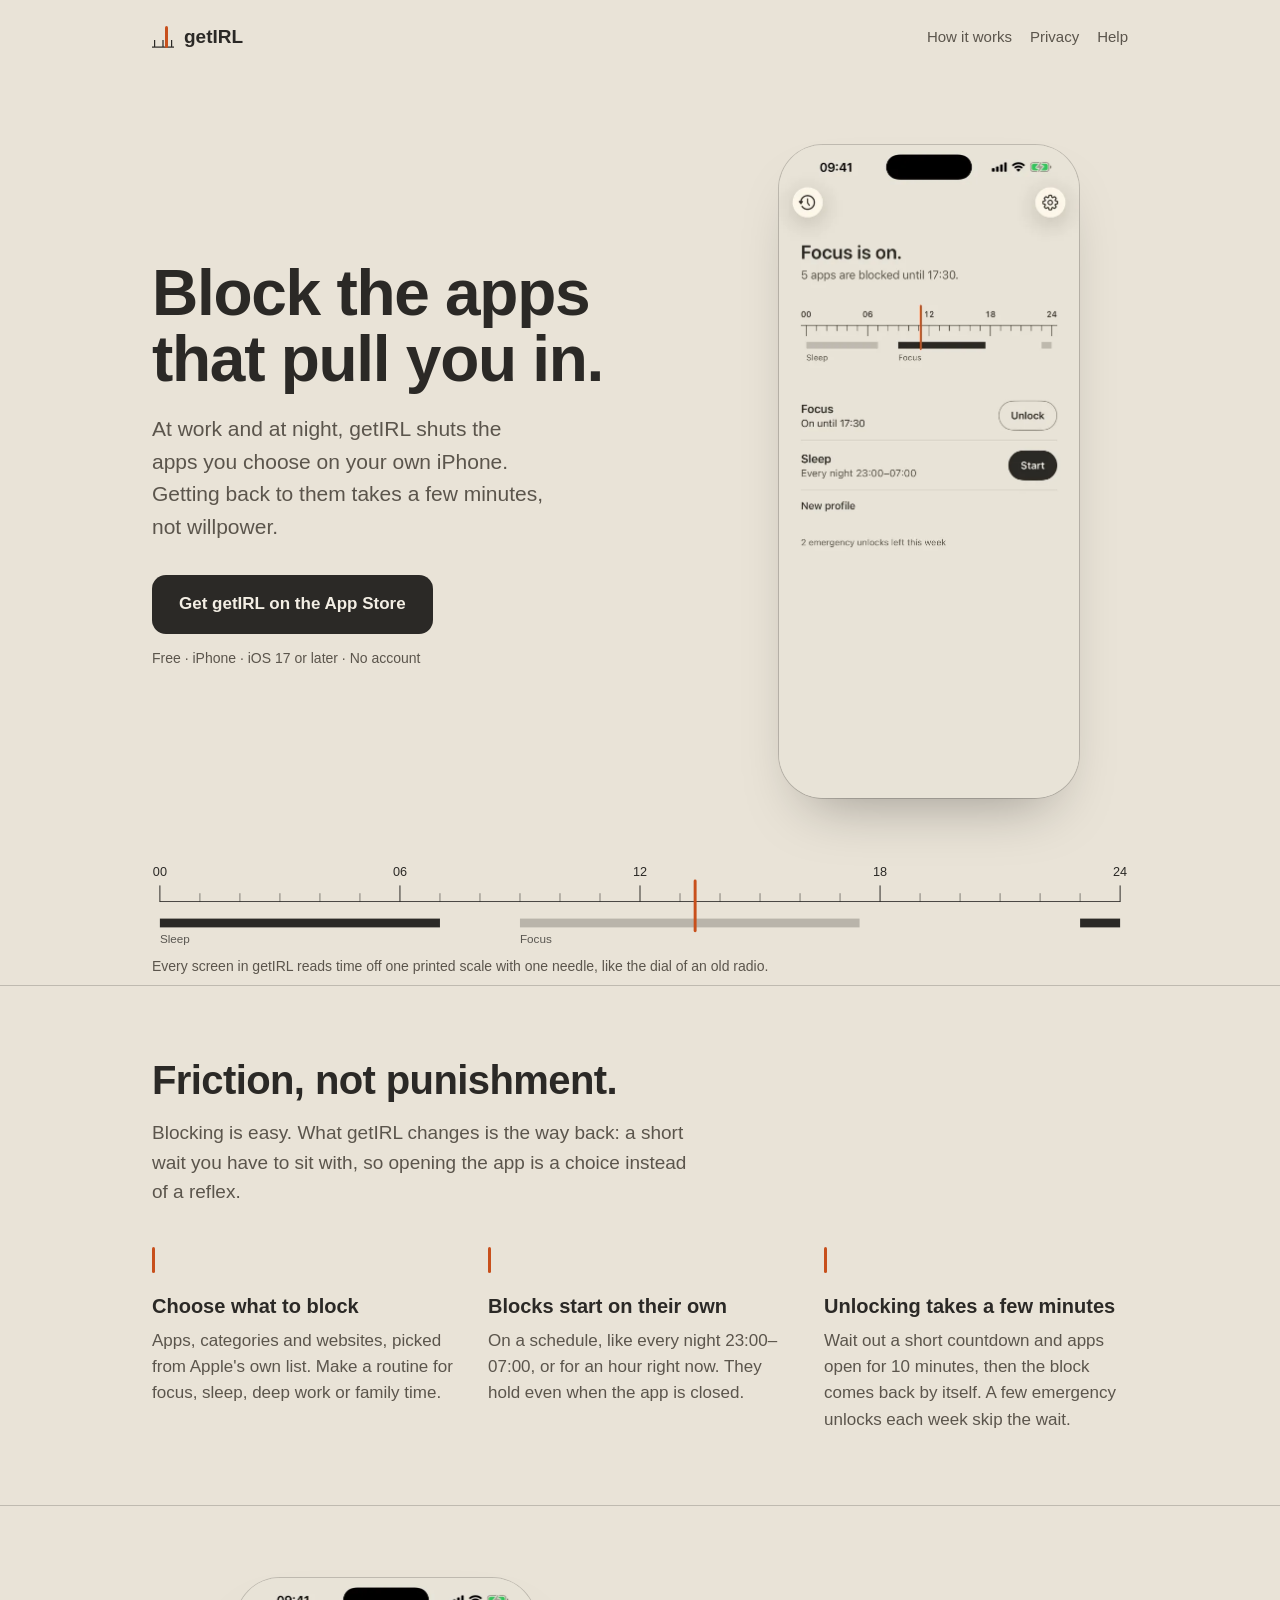
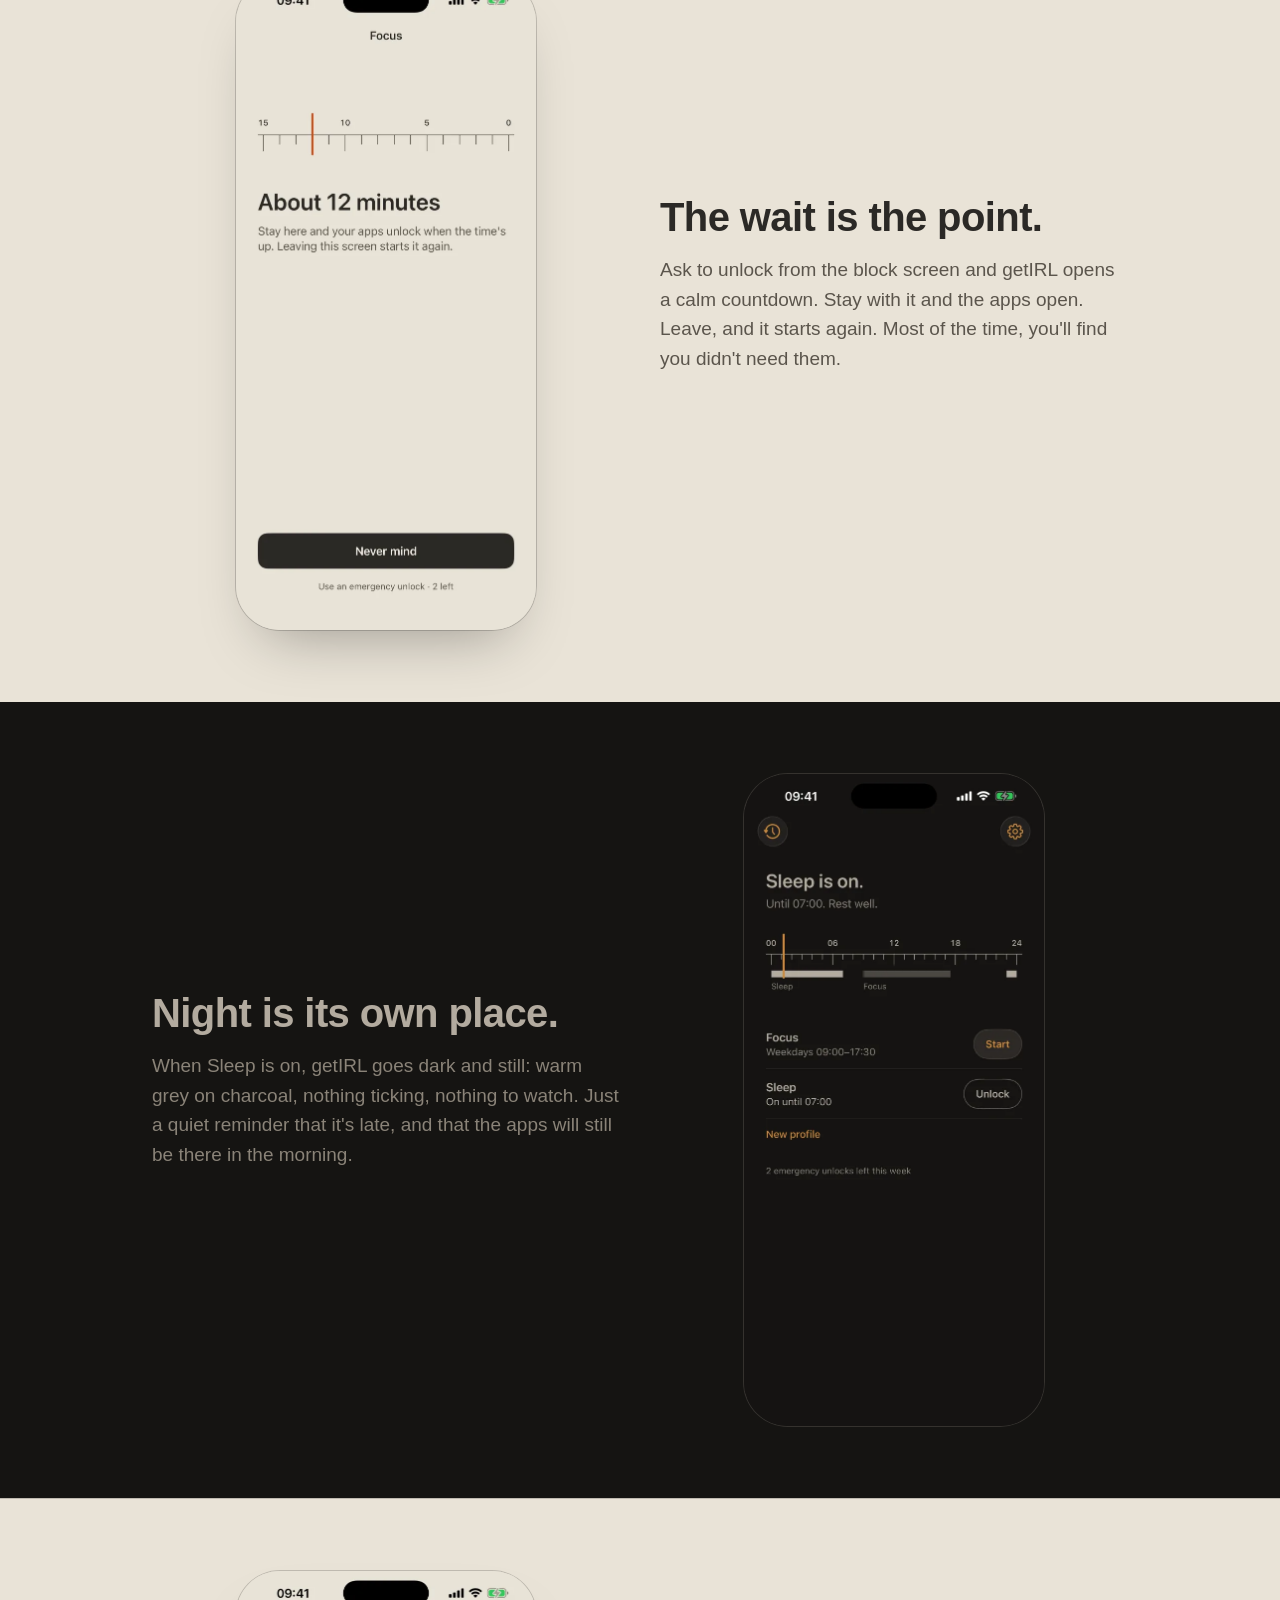
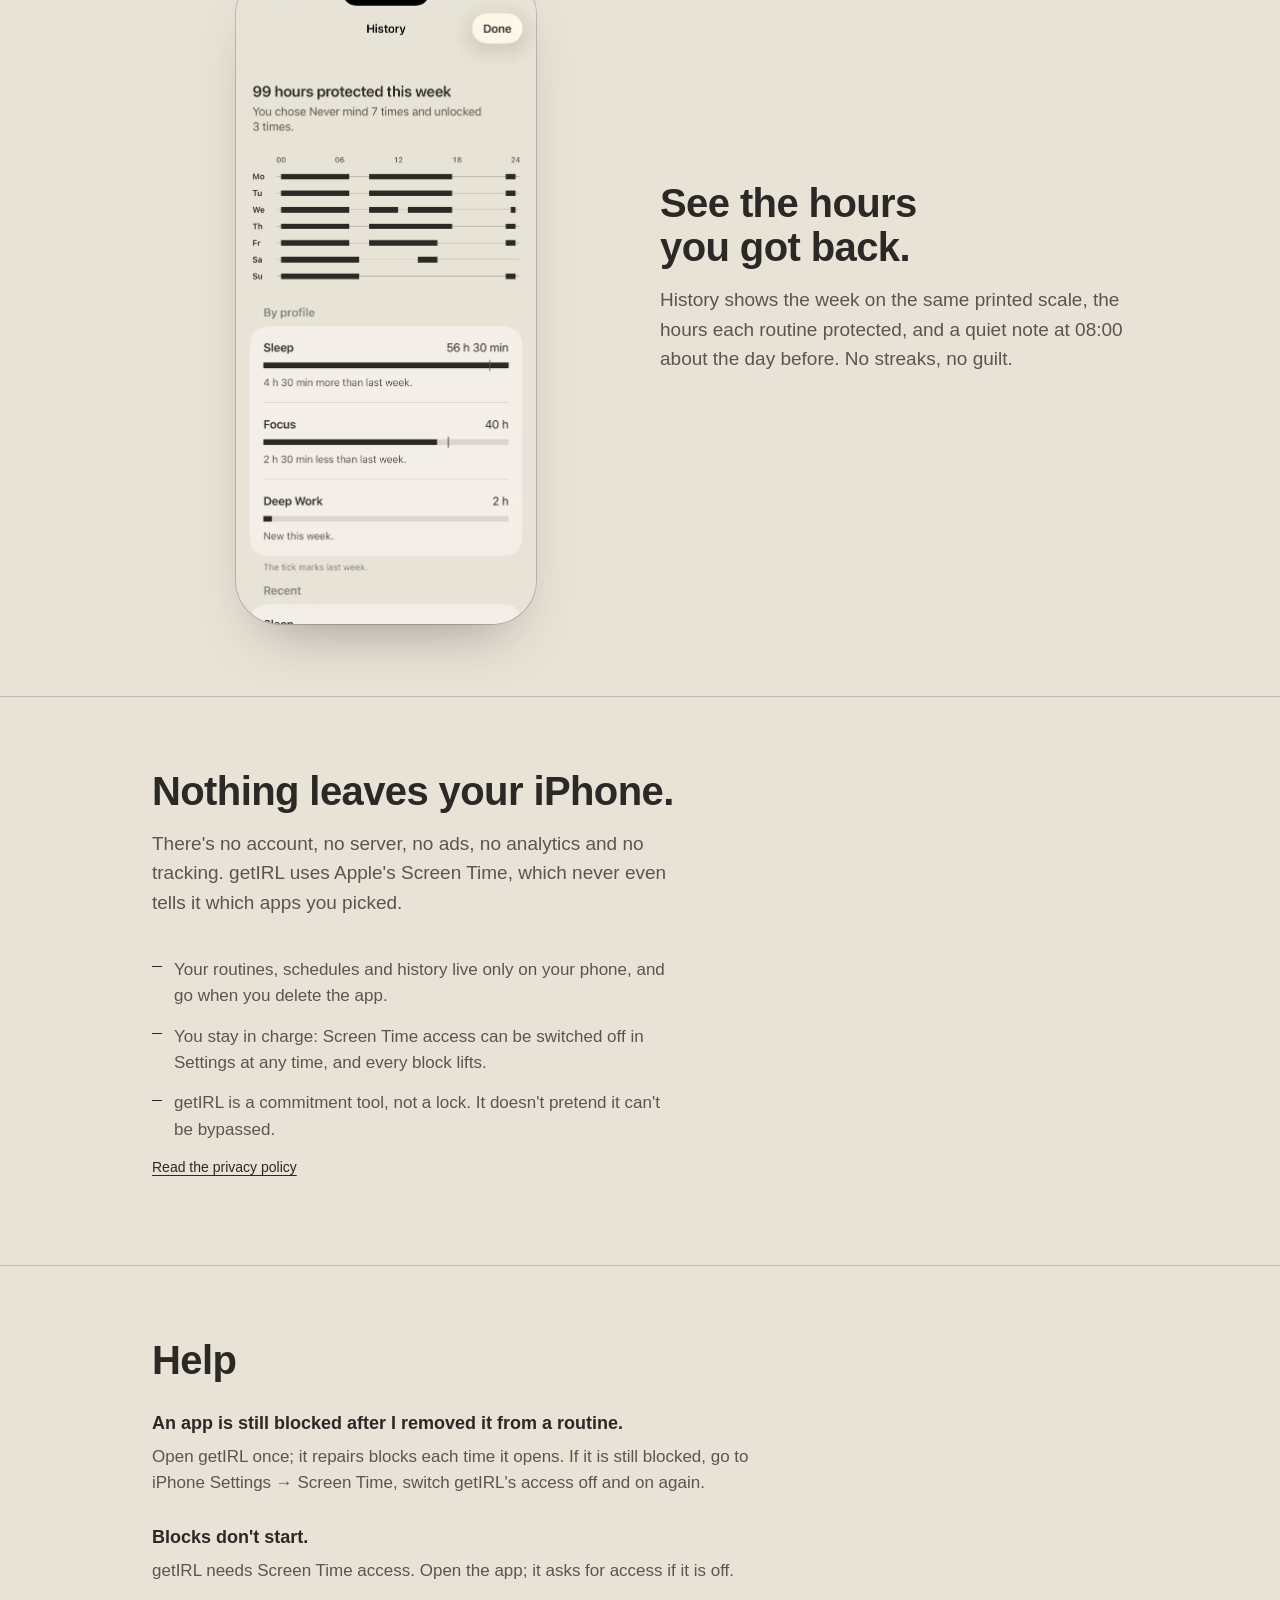
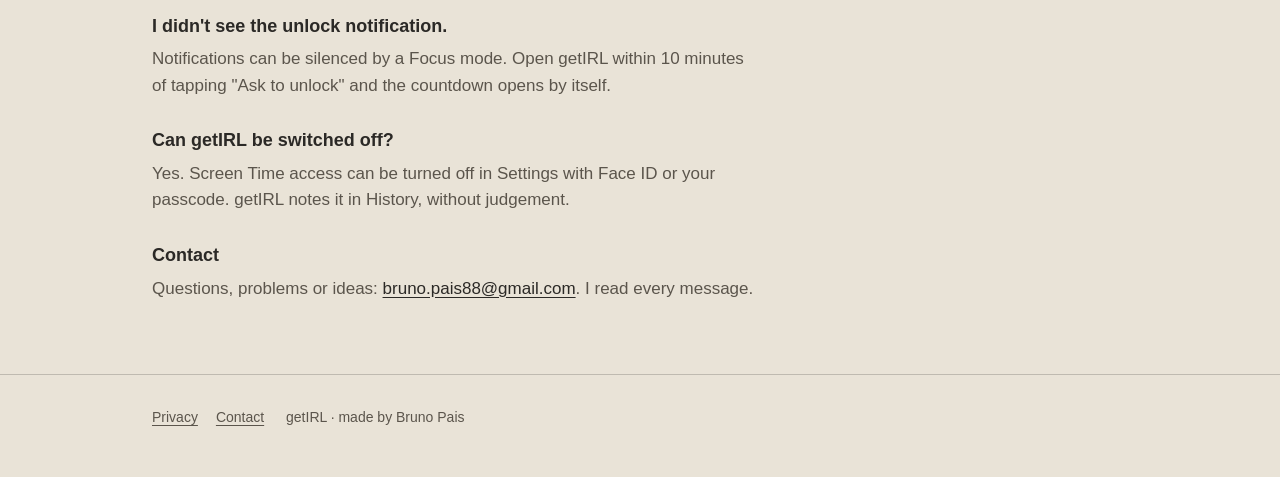
<file: index.html>
<!doctype html>
<html lang="en">
<head>
<meta charset="utf-8">
<meta name="viewport" content="width=device-width, initial-scale=1">
<title>getIRL · focus and sleep app blocker</title>
<meta name="description" content="getIRL blocks the apps that pull you in, at work and at night. Getting back to them takes a few minutes, not willpower. Free for iPhone. Nothing leaves your phone.">
<meta property="og:title" content="getIRL · block the apps that pull you in">
<meta property="og:description" content="Block the apps that pull you in, at work and at night. Unlocking takes a short wait, so you choose it on purpose.">
<meta property="og:image" content="https://bpais88.github.io/getirl-site/img/home-blocking.webp">
<meta name="theme-color" content="#E9E3D7" media="(prefers-color-scheme: light)">
<meta name="theme-color" content="#151412" media="(prefers-color-scheme: dark)">
<link rel="stylesheet" href="style.css">
</head>
<body>
<div class="wrap">
  <header class="top">
    <a class="mark" href="./" aria-label="getIRL home">
      <svg viewBox="0 0 22 22" aria-hidden="true"><rect x="0" y="20.5" width="22" height="1.2" fill="currentColor"/><rect x="2" y="14" width="1.2" height="7" fill="currentColor"/><rect x="10.4" y="14" width="1.2" height="7" fill="currentColor"/><rect x="19" y="14" width="1.2" height="7" fill="currentColor"/><rect x="13" y="0" width="3" height="22" rx="1.5" fill="var(--needle)"/></svg>
      getIRL
    </a>
    <nav><a href="#how">How it works</a><a href="#privacy">Privacy</a><a href="#help">Help</a></nav>
  </header>

  <div class="hero">
    <div>
      <h1>Block the apps that pull you in.</h1>
      <p class="lede">At work and at night, getIRL shuts the apps you choose on your own iPhone. Getting back to them takes a few minutes, not willpower.</p>
      <a class="cta" href="https://apps.apple.com/app/id6826855910">Get getIRL on the App Store</a>
      <p class="fine">Free · iPhone · iOS 17 or later · No account</p>
    </div>
    <div class="phone"><img src="img/home-blocking.webp" width="603" height="1311" alt="getIRL Home: Focus is on, five apps blocked until 17:30, shown on a printed scale of the day."></div>
  </div>

  <figure class="scale" aria-label="A day on the scale: Sleep from midnight to 07:00, Focus from 09:00 to 17:30, Sleep again from 23:00.">
    <svg viewBox="0 0 1000 86" role="img" aria-hidden="true">
      <g fill="currentColor" font-size="13" font-family="-apple-system, BlinkMacSystemFont, sans-serif" text-anchor="middle">
        <text x="8" y="14">00</text><text x="254" y="14">06</text><text x="500" y="14">12</text><text x="746" y="14">18</text><text x="992" y="14">24</text>
      </g>
      <rect x="8" y="40" width="984" height="1" fill="currentColor" opacity=".85"/>
      <g fill="currentColor">
        <rect x="7.5" y="24" width="1" height="17"/><rect x="253.5" y="24" width="1" height="17"/><rect x="499.5" y="24" width="1" height="17"/><rect x="745.5" y="24" width="1" height="17"/><rect x="991.5" y="24" width="1" height="17"/>
      </g>
      <g fill="currentColor" opacity=".55" id="minor"></g>
      <rect x="8" y="58" width="287" height="9" fill="currentColor"/>
      <rect x="377" y="58" width="348" height="9" fill="currentColor" opacity=".25"/>
      <rect x="951" y="58" width="41" height="9" fill="currentColor"/>
      <g fill="currentColor" font-size="12" font-family="-apple-system, BlinkMacSystemFont, sans-serif" opacity=".75">
        <text x="8" y="83">Sleep</text><text x="377" y="83">Focus</text>
      </g>
      <rect x="555" y="18" width="3" height="54" rx="1.5" fill="var(--needle)"/>
    </svg>
    <figcaption>Every screen in getIRL reads time off one printed scale with one needle, like the dial of an old radio.</figcaption>
  </figure>
</div>

<section id="how">
  <div class="wrap">
    <h2>Friction, not punishment.</h2>
    <p class="intro">Blocking is easy. What getIRL changes is the way back: a short wait you have to sit with, so opening the app is a choice instead of a reflex.</p>
    <div class="steps">
      <div class="step"><span class="tick"></span><h3>Choose what to block</h3><p>Apps, categories and websites, picked from Apple's own list. Make a routine for focus, sleep, deep work or family time.</p></div>
      <div class="step"><span class="tick"></span><h3>Blocks start on their own</h3><p>On a schedule, like every night 23:00–07:00, or for an hour right now. They hold even when the app is closed.</p></div>
      <div class="step"><span class="tick"></span><h3>Unlocking takes a few minutes</h3><p>Wait out a short countdown and apps open for 10 minutes, then the block comes back by itself. A few emergency unlocks each week skip the wait.</p></div>
    </div>
  </div>
</section>

<section>
  <div class="wrap split flip">
    <div>
      <h2>The wait is the point.</h2>
      <p class="intro">Ask to unlock from the block screen and getIRL opens a calm countdown. Stay with it and the apps open. Leave, and it starts again. Most of the time, you'll find you didn't need them.</p>
    </div>
    <div class="phone"><img src="img/countdown-day.webp" width="603" height="1311" loading="lazy" alt="The countdown: about 12 minutes left, read off a printed scale, with a Never mind button."></div>
  </div>
</section>

<section class="night">
  <div class="wrap split">
    <div>
      <h2>Night is its own place.</h2>
      <p class="intro">When Sleep is on, getIRL goes dark and still: warm grey on charcoal, nothing ticking, nothing to watch. Just a quiet reminder that it's late, and that the apps will still be there in the morning.</p>
    </div>
    <div class="phone"><img src="img/home-night.webp" width="603" height="1311" loading="lazy" alt="getIRL at night: Sleep is on until 07:00, rest well, in dark warm tones."></div>
  </div>
</section>

<section>
  <div class="wrap split flip">
    <div>
      <h2>See the hours you got back.</h2>
      <p class="intro">History shows the week on the same printed scale, the hours each routine protected, and a quiet note at 08:00 about the day before. No streaks, no guilt.</p>
    </div>
    <div class="phone"><img src="img/history.webp" width="603" height="1311" loading="lazy" alt="History: hours protected this week, a timetable of blocked hours per day, and totals by routine."></div>
  </div>
</section>

<section id="privacy">
  <div class="wrap">
    <h2>Nothing leaves your iPhone.</h2>
    <p class="intro">There's no account, no server, no ads, no analytics and no tracking. getIRL uses Apple's Screen Time, which never even tells it which apps you picked.</p>
    <ul class="plain">
      <li>Your routines, schedules and history live only on your phone, and go when you delete the app.</li>
      <li>You stay in charge: Screen Time access can be switched off in Settings at any time, and every block lifts.</li>
      <li>getIRL is a commitment tool, not a lock. It doesn't pretend it can't be bypassed.</li>
    </ul>
    <p class="fine"><a href="privacy.html">Read the privacy policy</a></p>
  </div>
</section>

<section id="help" class="faq">
  <div class="wrap">
    <h2>Help</h2>
    <h3>An app is still blocked after I removed it from a routine.</h3>
    <p>Open getIRL once; it repairs blocks each time it opens. If it is still blocked, go to iPhone Settings → Screen Time, switch getIRL's access off and on again.</p>
    <h3>Blocks don't start.</h3>
    <p>getIRL needs Screen Time access. Open the app; it asks for access if it is off.</p>
    <h3>I didn't see the unlock notification.</h3>
    <p>Notifications can be silenced by a Focus mode. Open getIRL within 10 minutes of tapping "Ask to unlock" and the countdown opens by itself.</p>
    <h3>Can getIRL be switched off?</h3>
    <p>Yes. Screen Time access can be turned off in Settings with Face ID or your passcode. getIRL notes it in History, without judgement.</p>
    <h3>Contact</h3>
    <p>Questions, problems or ideas: <a href="mailto:bruno.pais88@gmail.com?subject=getIRL">bruno.pais88@gmail.com</a>. I read every message.</p>
  </div>
</section>

<footer>
  <div class="wrap">
    <a href="privacy.html">Privacy</a><a href="mailto:bruno.pais88@gmail.com?subject=getIRL">Contact</a>
    <span>getIRL · made by Bruno Pais</span>
  </div>
</footer>
<script>
  // Minute ticks on the day scale, generated to keep the markup short.
  (function () {
    var g = document.getElementById('minor'); if (!g) return;
    for (var h = 1; h < 24; h++) { if (h % 6 === 0) continue;
      var r = document.createElementNS('http://www.w3.org/2000/svg', 'rect');
      r.setAttribute('x', (8 + h * 41) - .5); r.setAttribute('y', 32); r.setAttribute('width', 1); r.setAttribute('height', 9);
      g.appendChild(r); }
  })();
</script>
</body>
</html>
</file>
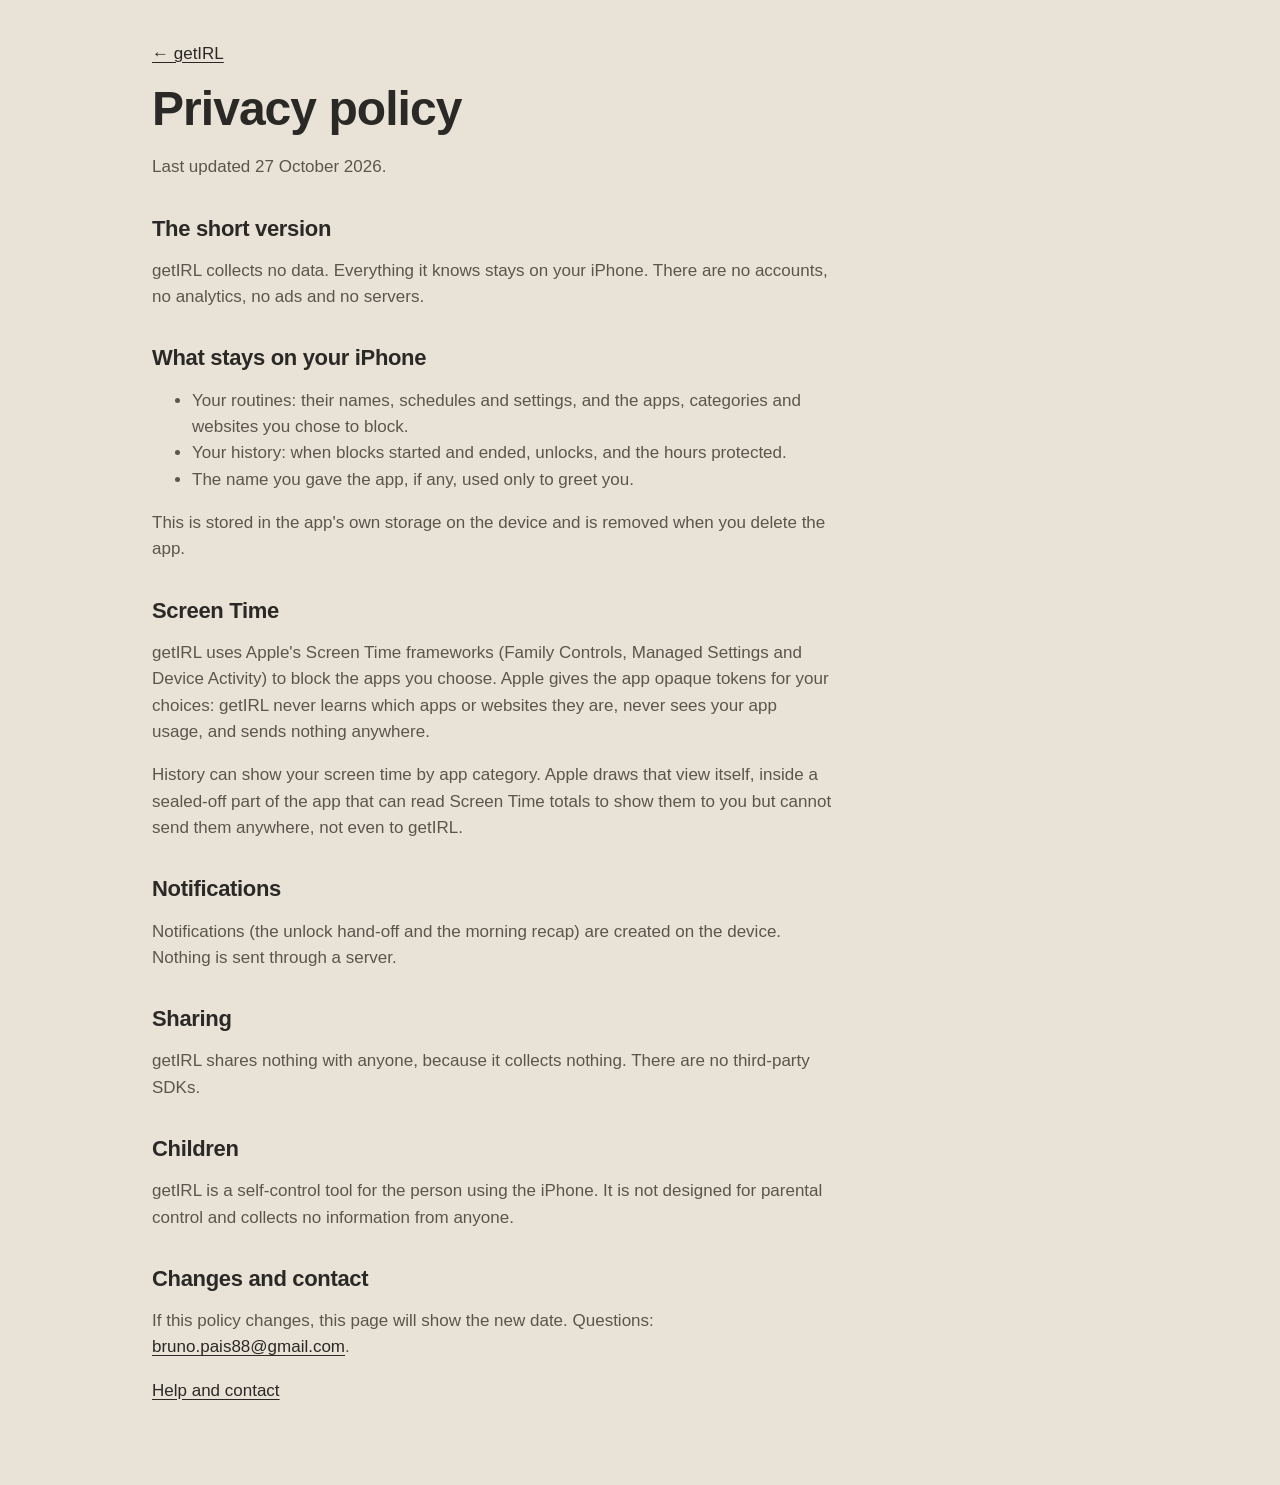
<file: privacy.html>
<!doctype html>
<html lang="en">
<head>
<meta charset="utf-8"><meta name="viewport" content="width=device-width, initial-scale=1">
<title>getIRL privacy</title>
<meta name="description" content="getIRL collects no data. Everything stays on your iPhone.">
<link rel="stylesheet" href="style.css">
</head>
<body><div class="wrap"><main class="doc">
<p><a href="./">← getIRL</a></p>
<h1>Privacy policy</h1>
<p>Last updated 27 October 2026.</p>

<h2>The short version</h2>
<p>getIRL collects no data. Everything it knows stays on your iPhone. There are no accounts, no analytics, no ads and no servers.</p>

<h2>What stays on your iPhone</h2>
<ul>
<li>Your routines: their names, schedules and settings, and the apps, categories and websites you chose to block.</li>
<li>Your history: when blocks started and ended, unlocks, and the hours protected.</li>
<li>The name you gave the app, if any, used only to greet you.</li>
</ul>
<p>This is stored in the app's own storage on the device and is removed when you delete the app.</p>

<h2>Screen Time</h2>
<p>getIRL uses Apple's Screen Time frameworks (Family Controls, Managed Settings and Device Activity) to block the apps you choose. Apple gives the app opaque tokens for your choices: getIRL never learns which apps or websites they are, never sees your app usage, and sends nothing anywhere.</p>
<p>History can show your screen time by app category. Apple draws that view itself, inside a sealed-off part of the app that can read Screen Time totals to show them to you but cannot send them anywhere, not even to getIRL.</p>

<h2>Notifications</h2>
<p>Notifications (the unlock hand-off and the morning recap) are created on the device. Nothing is sent through a server.</p>

<h2>Sharing</h2>
<p>getIRL shares nothing with anyone, because it collects nothing. There are no third-party SDKs.</p>

<h2>Children</h2>
<p>getIRL is a self-control tool for the person using the iPhone. It is not designed for parental control and collects no information from anyone.</p>

<h2>Changes and contact</h2>
<p>If this policy changes, this page will show the new date. Questions: <a href="mailto:bruno.pais88@gmail.com?subject=getIRL%20privacy">bruno.pais88@gmail.com</a>.</p>

<p><a href="./#help">Help and contact</a></p>

</main></div></body>
</html>
</file>
<file: style.css>
:root {
  --ground: #E9E3D7; --surface: #F3EEE4; --ink: #2B2926; --ink2: #5B554C; --rule: rgba(43,41,38,.22);
  --needle: #C8501C; --night: #151412; --night-ink: #B3AB9F; --night-ink2: #8A8378; --amber: #CF8A3E;
  --button: #2B2926; --button-label: #F3EEE4;
}
@media (prefers-color-scheme: dark) {
  :root { --ground: #151412; --surface: #1F1D1A; --ink: #B3AB9F; --ink2: #8A8378; --rule: rgba(179,171,159,.25);
          --needle: #CF8A3E; --button: #2C2925; --button-label: #CF8A3E; }
}
* { box-sizing: border-box; }
html { -webkit-text-size-adjust: 100%; }
body { margin: 0; background: var(--ground); color: var(--ink);
  font: 17px/1.55 -apple-system, BlinkMacSystemFont, "SF Pro Text", "Helvetica Neue", Arial, sans-serif; }
::selection { background: var(--needle); color: var(--ground); }
a { color: var(--ink); text-underline-offset: 3px; }
a:focus-visible, .cta:focus-visible { outline: 2px solid var(--needle); outline-offset: 3px; }
.wrap { max-width: 1040px; margin: 0 auto; padding: 0 16px; }
@media (min-width: 720px) { .wrap { padding: 0 32px; } }

/* Header */
.top { display: flex; align-items: center; justify-content: space-between; padding: 22px 0; }
.mark { display: inline-flex; align-items: center; gap: 10px; font-weight: 600; font-size: 19px; text-decoration: none; }
.mark svg { width: 22px; height: 22px; }
.top nav a { font-size: 15px; color: var(--ink2); margin-left: 18px; text-decoration: none; }
.top nav a:hover { color: var(--ink); }

/* Hero */
.hero { display: grid; gap: 40px; padding: 40px 0 24px; align-items: center; }
@media (min-width: 860px) { .hero { grid-template-columns: 1.15fr .85fr; padding: 72px 0 40px; } }
h1 { font-size: clamp(38px, 7vw, 64px); line-height: 1.04; letter-spacing: -0.02em; margin: 0 0 20px; font-weight: 650; text-wrap: balance; }
.lede { font-size: clamp(18px, 2.2vw, 21px); color: var(--ink2); margin: 0 0 32px; max-width: 34ch; }
.cta { display: inline-block; background: var(--button); color: var(--button-label); text-decoration: none;
  font-weight: 600; padding: 15px 26px; border-radius: 14px; border: 1px solid var(--rule); }
.cta:active { transform: scale(.98); }
.fine { font-size: 14px; color: var(--ink2); margin-top: 14px; }
.phone { justify-self: center; width: min(300px, 78vw); border-radius: 44px; overflow: hidden;
  box-shadow: 0 30px 60px -28px rgba(0,0,0,.35), 0 0 0 1px var(--rule); }
.phone img { display: block; width: 100%; height: auto; }

/* Signature: the day as a printed scale */
.scale { margin: 24px 0 8px; }
.scale svg { width: 100%; height: auto; display: block; color: var(--ink); }
.scale figcaption { font-size: 14px; color: var(--ink2); margin-top: 10px; }

/* Sections */
section { padding: 72px 0; border-top: 1px solid var(--rule); }
h2 { font-size: clamp(28px, 4.2vw, 40px); line-height: 1.1; letter-spacing: -0.015em; margin: 0 0 16px; font-weight: 650; text-wrap: balance; }
.intro { color: var(--ink2); max-width: 52ch; margin: 0 0 40px; font-size: 19px; }
.steps { display: grid; gap: 40px; }
@media (min-width: 860px) { .steps { grid-template-columns: repeat(3, 1fr); gap: 32px; } }
.step h3 { font-size: 20px; margin: 18px 0 6px; }
.step p { margin: 0; color: var(--ink2); }
.step .tick { display: block; width: 3px; height: 26px; background: var(--needle); border-radius: 2px; }
.split { display: grid; gap: 40px; align-items: center; }
@media (min-width: 860px) { .split { grid-template-columns: 1fr 1fr; } .split.flip .phone { order: -1; } }
.night { background: var(--night); color: var(--night-ink); border-top: 0; }
.night h2 { color: var(--night-ink); }
.night .intro, .night p { color: var(--night-ink2); }
.night .phone { box-shadow: 0 0 0 1px rgba(179,171,159,.2); }
ul.plain { list-style: none; padding: 0; margin: 0; display: grid; gap: 14px; max-width: 56ch; }
ul.plain li { padding-left: 22px; position: relative; color: var(--ink2); }
ul.plain li::before { content: ""; position: absolute; left: 0; top: .55em; width: 10px; height: 1px; background: var(--ink); }
.faq h3 { font-size: 18px; margin: 28px 0 6px; }
.faq p { margin: 0; color: var(--ink2); max-width: 64ch; }
footer { border-top: 1px solid var(--rule); padding: 32px 0 48px; font-size: 14px; color: var(--ink2); }
footer a { color: var(--ink2); margin-right: 18px; }

/* Privacy page */
.doc { max-width: 680px; padding: 24px 0 64px; }
.doc h1 { font-size: clamp(34px, 6vw, 48px); }
.doc h2 { font-size: 22px; margin-top: 36px; }
.doc p, .doc li { color: var(--ink2); }
</file>
